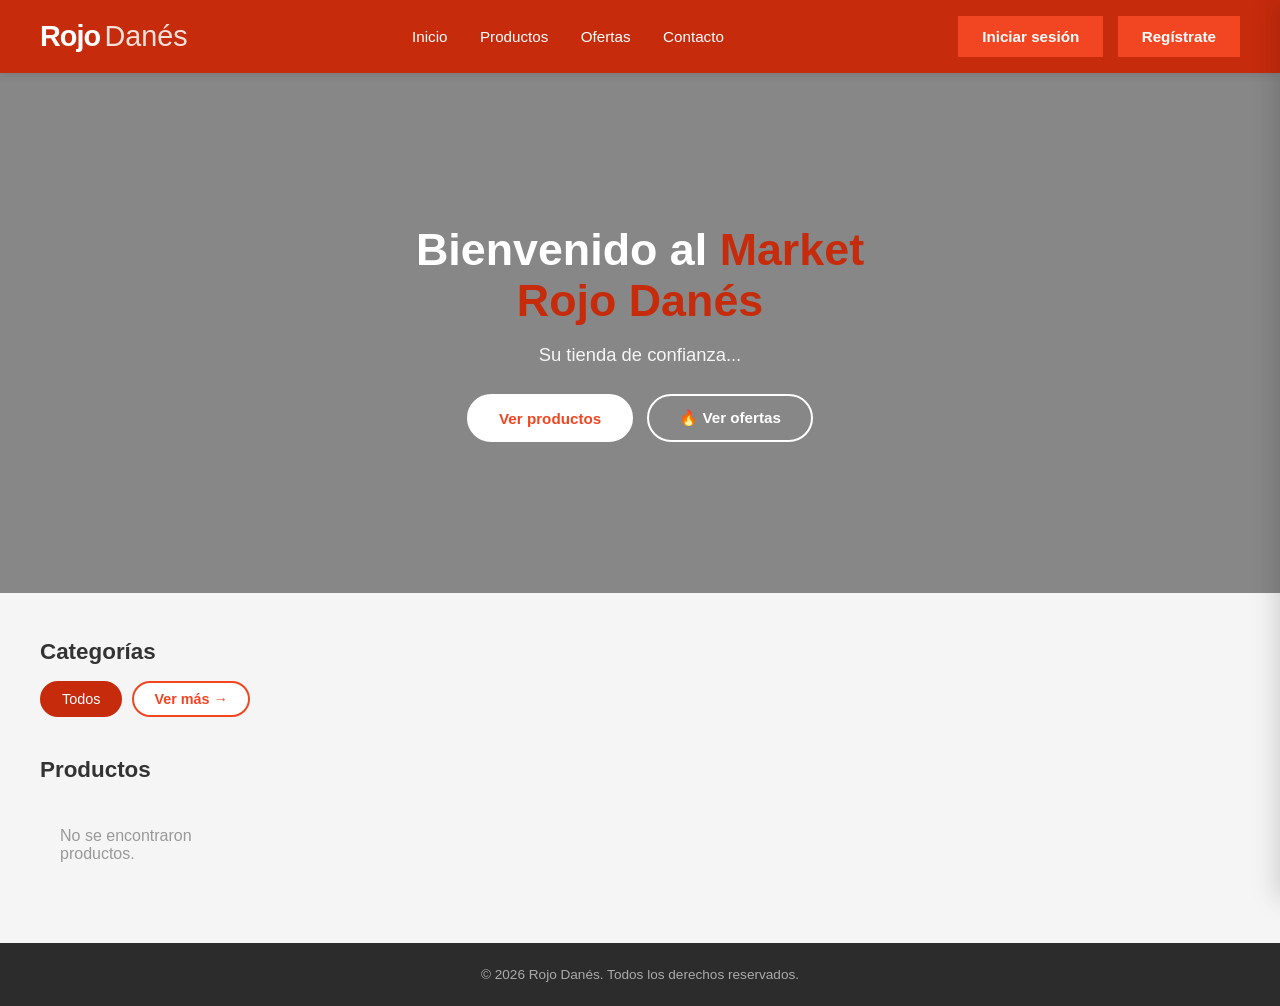
<file: index.html>
<!DOCTYPE html>
<html lang="es">
	<head>
		<meta charset="UTF-8">
		<meta name="viewport" content="width=device-width, initial-scale=1.0">
		<title>Market Rojo Danés</title>
		<link rel="stylesheet" href="css/style.css">

		<link rel="stylesheet" href="css/checkout.css">
	</head>
	<body>
		<!-- BARRA DE NAVERGACIÓN --->
		<nav id="navbar">
			<div class="logo">
  				<a href="index.html" style="text-decoration:none;">
    				<span class="logo-rojo">Rojo</span>
    				<span class="logo-danes"> Danés</span>
  				</a>
			</div>

			<div class="nav-links">
				<a href="index.html">Inicio</a>
				<a href="paginas/productos.html">Productos</a>
				<a href="paginas/ofertas.html">Ofertas</a>
				<a href="paginas/contacto.html">Contacto</a>
			</div>

			<div class="nav-acciones" id="navAcciones">
				<div id="botonesAuth">
					<button id="btnLogin" onclick="window.location.href='paginas/login.html'">
						Iniciar sesión
					</button>
					<button id="btnRegistro" onclick="window.location.href='paginas/registro.html'">
						Regístrate
					</button>
				</div>

				<div id="panelUsuario" class="oculto">
					<div class="usuario-nav" onclick="toggleMenu()">
						<div class="usuario-foto" id="fotoNav"></div>
						<span class="usuario-nombre" id="nombreNav"></span>
						<span class="menu-hamburguesa">☰</span>
					</div>
					<div class="menu-desplegable oculto" id="menuDesplegable">
						<a href="paginas/perfil.html">👤 Mi perfil</a>
						<a href="paginas/pedidos.html">📦 Mis pedidos</a>
						<div class="menu-separador"></div>
						<a href="#" onclick="cerrarSesion()" class="menu-salir">
							🚪 Cerrar sesión
						</a>
					</div>
				</div>
			</div>
		</nav>

		<!-- BANNER --->
		<section id="hero">
			<div class="hero-contenido">
				<h1>Bienvenido al <span class="texto-rojo"> Market Rojo Danés</span></h1>
				<p>Su tienda de confianza...</p>
				<div class="hero-botones">
					<button id="btnExplorar">Ver productos</button>
					<button id="btnOfertas" onclick="window.location.href='paginas/ofertas.html'">
						🔥 Ver ofertas
					</button>
				</div>
			</div>
		</section>

		<!-- CATEGORÍAS --->
		<section id="categorias">
			<h2>Categorías</h2>
			<div class="lista-categorias" id="listaCategorias">
				<!-- Se genera dinámicamente -->
			</div>
		</section>

		<!-- GRILLA DE PRODUCTOS --->
		<section id="productos">
			<h2>Productos</h2>
			<div id="grilla-productos">
				
			</div>
		</section>

		<footer>
			<p>© 2026 Rojo Danés. Todos los derechos reservados.</p>
		</footer>
		<button id="btnCarrito">
			🛒
			<span id="contadorCarrito">0</span>
		</button>
		<script src="js/api.js"></script>
		<script src="js/script.js"></script>
		<script src="js/checkout.js"></script>
	</body>
</html>
</file>
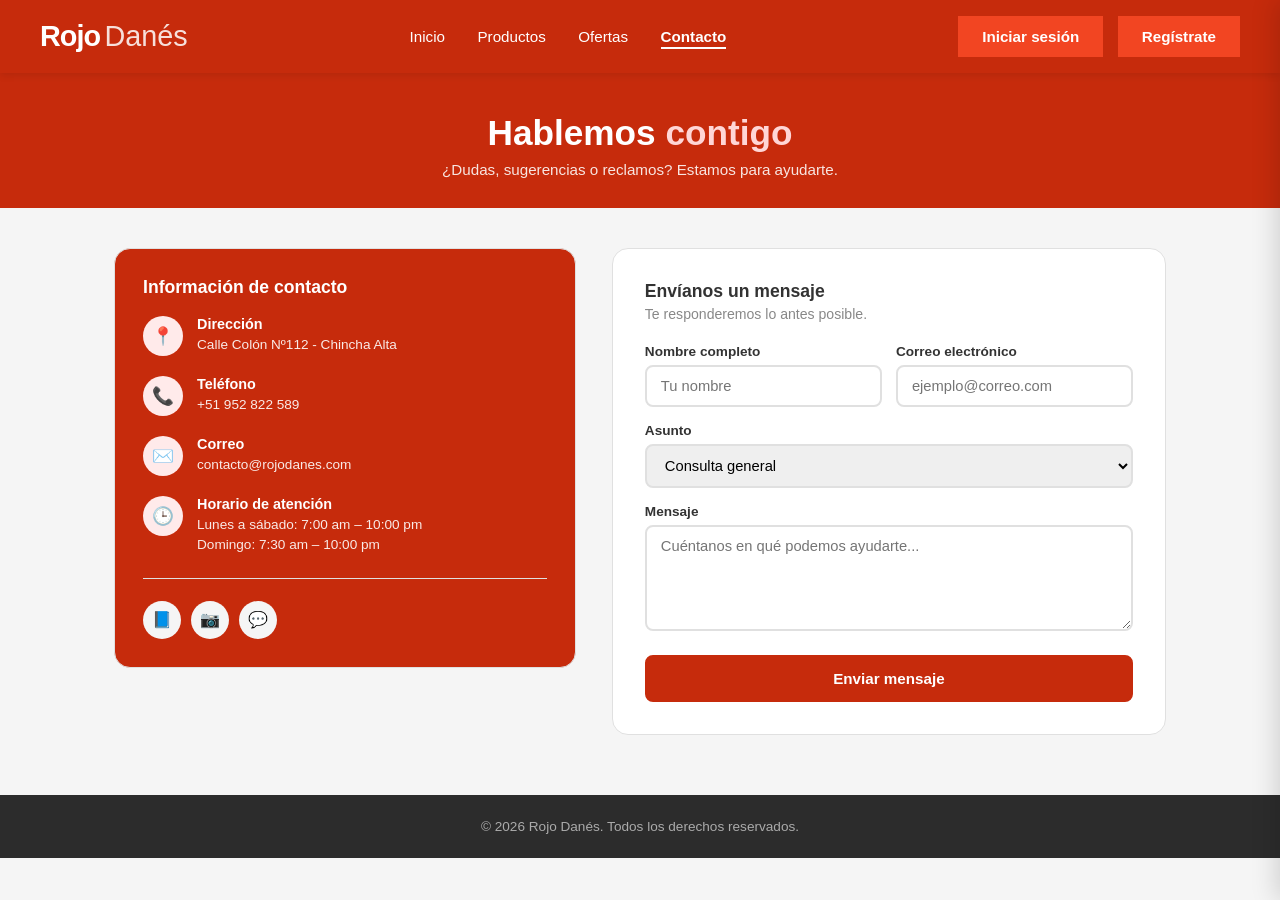
<file: paginas/contacto.html>
<!DOCTYPE html>
<html lang="es">
<head>
  <meta charset="UTF-8">
  <meta name="viewport" content="width=device-width, initial-scale=1.0">
  <title>Contacto — Market Rojo Danés</title>
  <link rel="stylesheet" href="../css/style.css">
  <link rel="stylesheet" href="../css/checkout.css">
  <link rel="stylesheet" href="../css/productos.css">
  <link rel="stylesheet" href="../css/contacto.css">
</head>
<body>

  <nav id="navbar">
    <div class="logo">
      <a href="../index.html" style="text-decoration:none;">
        <span class="logo-rojo">Rojo</span>
        <span class="logo-danes"> Danés</span>
      </a>
    </div>
    <ul class="nav-links">
      <a href="../index.html">Inicio</a>
      <a href="productos.html">Productos</a>
      <a href="ofertas.html">Ofertas</a>
      <a href="contacto.html" class="nav-activo">Contacto</a>
    </ul>
    <div class="nav-acciones" id="navAcciones">
      <div id="botonesAuth">
        <button id="btnLogin" onclick="window.location.href='login.html'">Iniciar sesión</button>
        <button id="btnRegistro" onclick="window.location.href='registro.html'">Regístrate</button>
      </div>
      <div id="panelUsuario" class="oculto">
        <div class="usuario-nav" onclick="toggleMenu()">
          <div class="usuario-foto" id="fotoNav"></div>
          <span class="usuario-nombre" id="nombreNav"></span>
          <span class="menu-hamburguesa">☰</span>
        </div>
        <div class="menu-desplegable oculto" id="menuDesplegable">
          <a href="perfil.html">👤 Mi perfil</a>
          <a href="pedidos.html">📦 Mis pedidos</a>
          <div class="menu-separador"></div>
          <a href="#" onclick="cerrarSesion()" class="menu-salir">🚪 Cerrar sesión</a>
        </div>
      </div>
    </div>
  </nav>

  <div class="productos-header">
    <h1>Hablemos <span class="texto-rojo">contigo</span></h1>
    <p>¿Dudas, sugerencias o reclamos? Estamos para ayudarte.</p>
  </div>

  <div class="contacto-layout">

    <div class="contacto-info">
      <h3>Información de contacto</h3>
      <div class="contacto-item">
        <div class="contacto-icono">📍</div>
        <div>
          <h4>Dirección</h4>
          <p>Calle Colón Nº112 - Chincha Alta</p>
        </div>
      </div>
      <div class="contacto-item">
        <div class="contacto-icono">📞</div>
        <div>
          <h4>Teléfono</h4>
          <p>+51 952 822 589</p>
        </div>
      </div>
      <div class="contacto-item">
        <div class="contacto-icono">✉️</div>
        <div>
          <h4>Correo</h4>
          <p>contacto@rojodanes.com</p>
        </div>
      </div>
      <div class="contacto-item">
        <div class="contacto-icono">🕒</div>
        <div>
          <h4>Horario de atención</h4>
          <p>Lunes a sábado: 7:00 am – 10:00 pm</p>
          <p>Domingo: 7:30 am – 10:00 pm</p>
        </div>
      </div>
      <div class="contacto-redes">
        <a href="https://www.facebook.com/Rojodanes.pe" title="Facebook">📘</a>
        <a href="https://www.instagram.com/rojodanes?igsh=eWgzYjA3b2pvOGYx" title="Instagram">📷</a>
        <a href="https://wa.me/51952822589" title="WhatsApp">💬</a>
      </div>
    </div>

    <div class="contacto-form">
      <h3>Envíanos un mensaje</h3>
      <p>Te responderemos lo antes posible.</p>

      <div id="mensajeError" class="mensaje-error oculto"></div>
      <div id="mensajeExito" class="mensaje-exito oculto"></div>

      <form id="formContacto" onsubmit="return false;">
        <div class="fila-doble">
          <div class="campo-grupo">
            <label for="inputNombre">Nombre completo</label>
            <input type="text" id="inputNombre" placeholder="Tu nombre">
          </div>
          <div class="campo-grupo">
            <label for="inputCorreo">Correo electrónico</label>
            <input type="email" id="inputCorreo" placeholder="ejemplo@correo.com">
          </div>
        </div>
        <div class="campo-grupo">
          <label for="inputAsunto">Asunto</label>
          <select id="inputAsunto">
            <option value="consulta">Consulta general</option>
            <option value="pedido">Sobre un pedido</option>
            <option value="reclamo">Reclamo o queja</option>
            <option value="sugerencia">Sugerencia</option>
            <option value="otro">Otro</option>
          </select>
        </div>
        <div class="campo-grupo">
          <label for="inputMensaje">Mensaje</label>
          <textarea id="inputMensaje" rows="5" placeholder="Cuéntanos en qué podemos ayudarte..."></textarea>
        </div>
        <button class="btn-auth" id="btnEnviarContacto" onclick="enviarContacto()">
          Enviar mensaje
        </button>
      </form>
    </div>

  </div>

  <footer>
    <p>© 2026 Rojo Danés. Todos los derechos reservados.</p>
  </footer>

  <button id="btnCarrito">🛒<span id="contadorCarrito"></span></button>

  <script src="../js/api.js"></script>
  <script src="../js/script.js"></script>
  <script src="../js/checkout.js"></script>
  <script src="../js/contacto.js"></script>
</body>
</html>
</file>
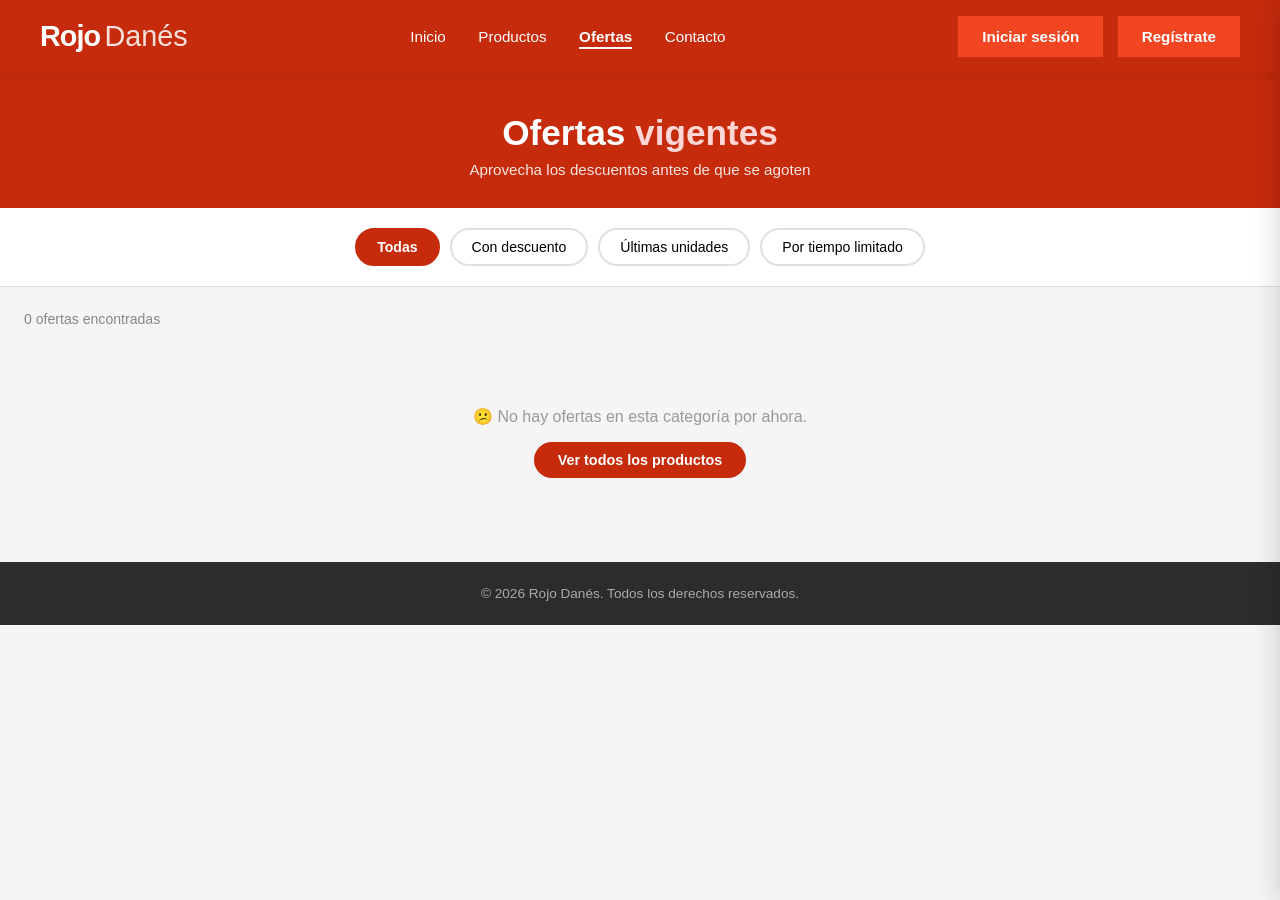
<file: paginas/ofertas.html>
<!DOCTYPE html>
<html lang="es">
<head>
  <meta charset="UTF-8">
  <meta name="viewport" content="width=device-width, initial-scale=1.0">
  <title>Ofertas — Market Rojo Danés</title>
  <link rel="stylesheet" href="../css/style.css">
  <link rel="stylesheet" href="../css/checkout.css">
  <link rel="stylesheet" href="../css/productos.css">
</head>
<body>

  <!-- NAVEGACION -->
  <nav id="navbar">
    <div class="logo">
      <a href="../index.html" style="text-decoration:none;">
        <span class="logo-rojo">Rojo</span>
        <span class="logo-danes"> Danés</span>
      </a>
    </div>
    <ul class="nav-links">
      <a href="../index.html">Inicio</a>
      <a href="productos.html">Productos</a>
      <a href="ofertas.html" class="nav-activo">Ofertas</a>
      <a href="contacto.html">Contacto</a>
    </ul>
    <div class="nav-acciones" id="navAcciones">
      <div id="botonesAuth">
        <button id="btnLogin" onclick="window.location.href='login.html'">Iniciar sesión</button>
        <button id="btnRegistro" onclick="window.location.href='registro.html'">Regístrate</button>
      </div>
      <div id="panelUsuario" class="oculto">
        <div class="usuario-nav" onclick="toggleMenu()">
          <div class="usuario-foto" id="fotoNav"></div>
          <span class="usuario-nombre" id="nombreNav"></span>
          <span class="menu-hamburguesa">☰</span>
        </div>
        <div class="menu-desplegable oculto" id="menuDesplegable">
          <a href="perfil.html">👤 Mi perfil</a>
          <a href="pedidos.html">📦 Mis pedidos</a>
          <div class="menu-separador"></div>
          <a href="#" onclick="cerrarSesion()" class="menu-salir">🚪 Cerrar sesión</a>
        </div>
      </div>
    </div>
  </nav>

  <!-- ENCABEZADO -->
  <div class="productos-header">
    <h1>Ofertas <span class="texto-rojo">vigentes</span></h1>
    <p>Aprovecha los descuentos antes de que se agoten</p>
  </div>
  
  <!-- FILTRADO DE OFERTAS -->
  <div class="ofertas-filtros">
    <button class="oferta-filtro activo-oferta" onclick="filtrarOfertas('todas', this)">
      Todas
    </button>
    <button class="oferta-filtro" onclick="filtrarOfertas('descuento', this)">
      Con descuento
    </button>
    <button class="oferta-filtro" onclick="filtrarOfertas('pocas', this)">
      Últimas unidades
    </button>
    <button class="oferta-filtro" onclick="filtrarOfertas('temporal', this)">
      Por tiempo limitado
    </button>
  </div>

  <!-- CONTADOR -->
  <div class="productos-contenido" style="max-width:1300px; margin:0 auto;">
    <div class="productos-meta">
      <span id="contadorResultados">Cargando ofertas...</span>
    </div>
    <div id="grilla-productos"></div>
  </div>

  <footer>
    <p>© 2026 Rojo Danés. Todos los derechos reservados.</p>
  </footer>

  <button id="btnCarrito">
    🛒
    <span id="contadorCarrito"></span>
  </button>

  <script src="../js/api.js"></script>
  <script src="../js/script.js"></script>
  <script src="../js/checkout.js"></script>
  <script src="../js/ofertas.js"></script>

</body>
</html>
</file>
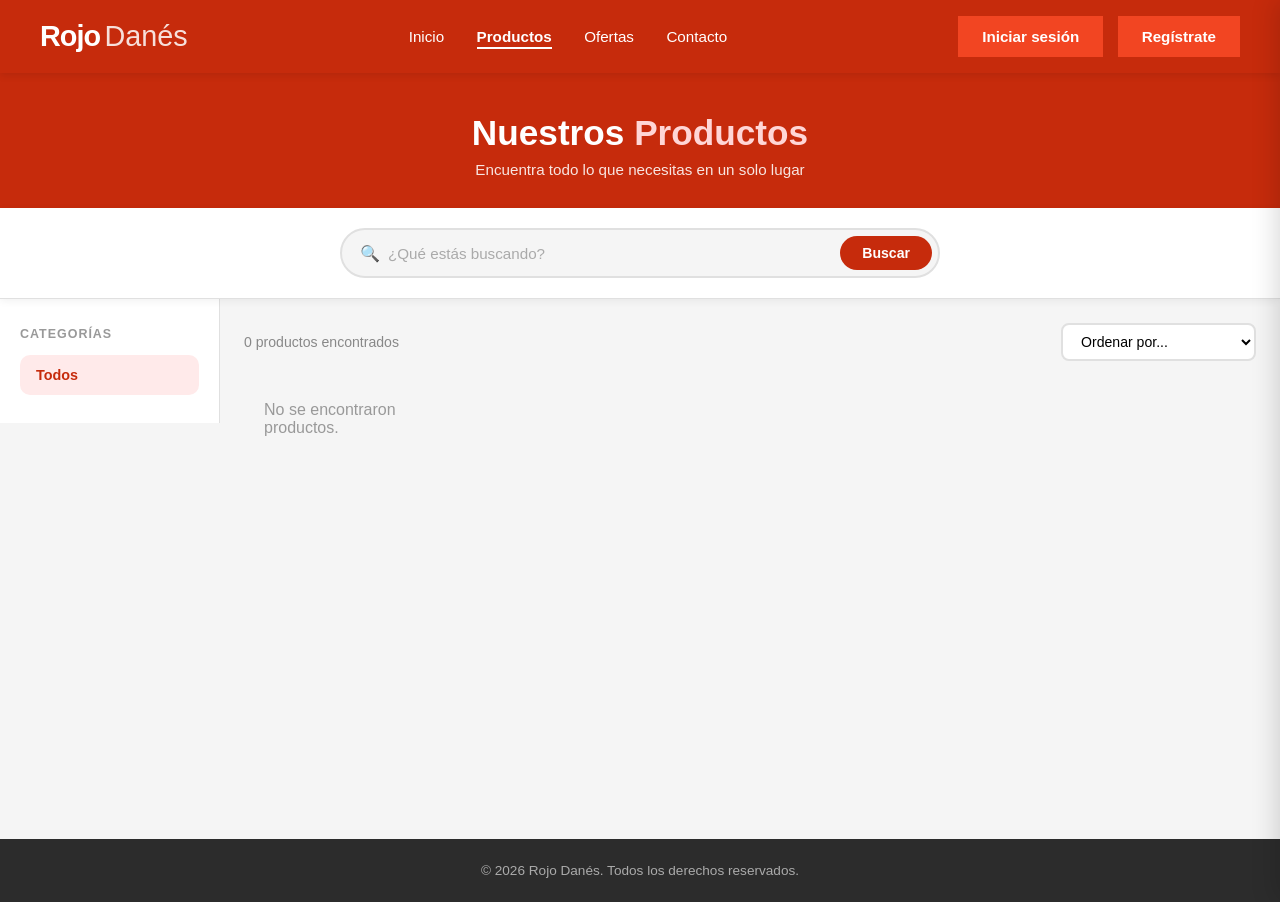
<file: paginas/productos.html>
<!DOCTYPE html>
<html lang="es">
<head>
  <meta charset="UTF-8">
  <meta name="viewport" content="width=device-width, initial-scale=1.0">
  <title>Productos — Market Rojo Danés</title>
  <link rel="stylesheet" href="../css/style.css">
  <link rel="stylesheet" href="../css/checkout.css">
  <link rel="stylesheet" href="../css/productos.css">
</head>
<body>

  <!-- BARRA DE NAVEGACIÓN -->
  <nav id="navbar">
    <div class="logo">
      <a href="../index.html" style="text-decoration:none;">
        <span class="logo-rojo">Rojo</span>
        <span class="logo-danes"> Danés</span>
      </a>
    </div>

    <ul class="nav-links">
      <a href="../index.html">Inicio</a>
      <a href="productos.html" class="nav-activo">Productos</a>
      <a href="ofertas.html">Ofertas</a>
      <a href="contacto.html">Contacto</a>
    </ul>

    <div class="nav-acciones" id="navAcciones">
      <div id="botonesAuth">
        <button id="btnLogin"
          onclick="window.location.href='login.html'">
          Iniciar sesión
        </button>
        <button id="btnRegistro"
          onclick="window.location.href='registro.html'">
          Regístrate
        </button>
      </div>

      <div id="panelUsuario" class="oculto">
        <div class="usuario-nav" onclick="toggleMenu()">
          <div class="usuario-foto" id="fotoNav"></div>
          <span class="usuario-nombre" id="nombreNav"></span>
          <span class="menu-hamburguesa">☰</span>
        </div>
        <div class="menu-desplegable oculto" id="menuDesplegable">
          <a href="perfil.html">👤 Mi perfil</a>
          <a href="pedidos.html">📦 Mis pedidos</a>
          <div class="menu-separador"></div>
          <a href="#" onclick="cerrarSesion()" class="menu-salir">
            🚪 Cerrar sesión
          </a>
        </div>
      </div>
    </div>
  </nav>

  <!-- ENCABEZADO -->
  <div class="productos-header">
    <h1>Nuestros <span class="texto-rojo">Productos</span></h1>
    <p>Encuentra todo lo que necesitas en un solo lugar</p>
  </div>

  <!-- BUSCADOR -->
  <div class="productos-buscador">
    <div class="buscador-contenedor">
      <span class="buscador-icono">🔍</span>
      <input
        type="text"
        id="inputBusqueda"
        placeholder="¿Qué estás buscando?">
      <button id="btnBuscar">Buscar</button>
    </div>
  </div>

  <!-- LAYOUT DE PRODUCTOS -->
  <div class="productos-layout">

    <!-- PANEL DE CATEGORÍAS -->
    <aside class="sidebar-categorias">
      <h3>Categorías</h3>
      <div class="lista-categorias lista-categorias-vertical" id="listaCategorias"></div>
    </aside>

    <!-- GRILLA DE PRODUCTOS -->
    <div class="productos-contenido">

      <!-- OTGANIZADOR -->
      <div class="productos-meta">
        <span id="contadorResultados">Cargando productos...</span>
        <select id="ordenar" onchange="ordenarProductos()">
          <option value="default">Ordenar por...</option>
          <option value="precio-asc">Precio: menor a mayor</option>
          <option value="precio-desc">Precio: mayor a menor</option>
          <option value="nombre">Nombre A-Z</option>
        </select>
      </div>

      <div id="grilla-productos"></div>

    </div>
  </div>

  <!-- FOOTER -->
  <footer>
    <p>© 2026 Rojo Danés. Todos los derechos reservados.</p>
  </footer>

  <!-- Carrito flotante -->
  <button id="btnCarrito">
    🛒
    <span id="contadorCarrito"></span>
  </button>

  <script src="../js/api.js"></script>
  <script src="../js/script.js"></script>
  <script src="../js/checkout.js"></script>
  <script src="../js/productos.js"></script>

</body>
</html>
</file>
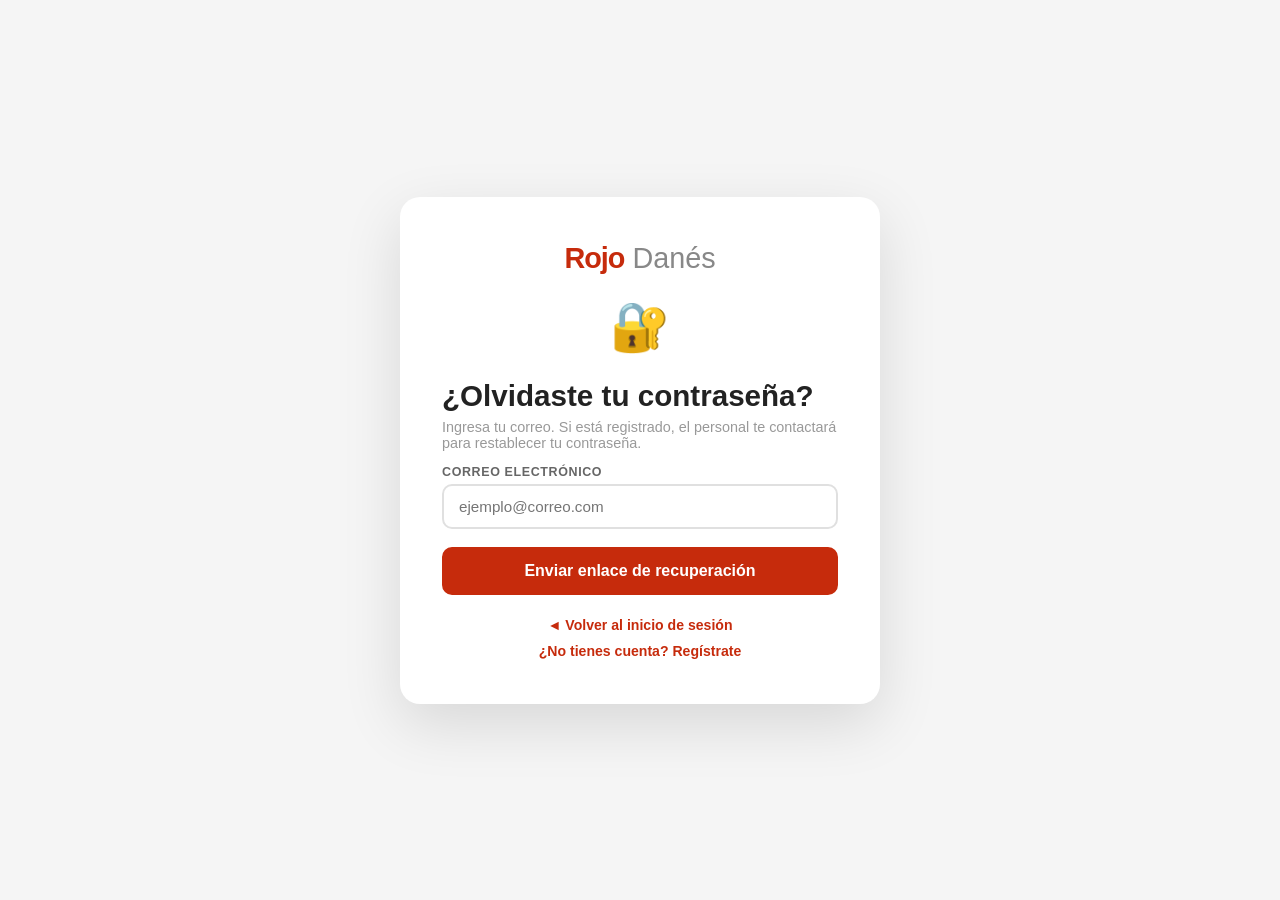
<file: paginas/recuperar.html>
<!DOCTYPE html>
<html>
<head>
	<meta charset="utf-8">
	<meta name="viewport" content="width=device-width, initial-scale=1.0">
	<title>Recuperar Contraseña - Market Rojo Danés</title>
	<link rel="stylesheet" href="../css/style.css">
	<link rel="stylesheet" href="../css/auth.css">
</head>
<body class="pagina-auth">
	<div class="auth-contenedor auth-una-columna">
		<div class="auth-derecha" style="width: 100%;">
			<a href="../index.html" class="auth-logo-centrado">
				<span class="logo-rojo">Rojo</span>
				<span class="logo-danes"> Danés</span>
			</a>
			<div class="recuperar-icono">🔐</div>
			<h1>¿Olvidaste tu contraseña?</h1>
			<p class="auth-subtitulo">
				Ingresa tu correo. Si está registrado,
  				el personal te contactará para restablecer tu contraseña.
			</p>

			<!-- MENSAJE ERROR -->
			<div id="mensajeError" class="mensaje-error oculto"></div>
			<div id="mensajeExito" class="mensaje-exito oculto"></div>

			<!-- CORREO RECUPERACION -->
			<div class="campo-grupo">
				<label for="inputCorreo">Correo electrónico</label>
				<input 
					type="email" 
					id="inputCorreo"
					placeholder="ejemplo@correo.com" 
					autocomplete="email">
			</div>

			<!-- ENVIAR -->
			<button class="btn-auth" onclick="recuperarPassword()">
				Enviar enlace de recuperación
			</button>

			<!-- ENLACES INFERIORES -->
			<div class="recuperar-links">
				<a href="login.html" class="link-auth">◄ Volver al inicio de sesión</a>
				<a href="registro.html" class="link-auth">¿No tienes cuenta? Regístrate</a>
			</div>
		</div>
	</div>

	<script src="../js/api.js"></script>
	<script src="../js/auth.js"></script>

</body>
</html>
</file>
<file: css/style.css>
/* VARIABLES */
:root {
	--rojo: #C62B0C;
	--rojo-oscuro: #F24522;
	--fondo: #f5f5f5;
	--blanco: #ffffff;
	--texto: #333333;
	--borde: #e0e0e0;
	--sombra: 0 2px 8px rgba(0,0,0,0.1);
}

/* BASE */
*{
	margin: 0;
	padding: 0;
	box-sizing: border-box;
}

body {
	font-family: 'Segoe UI', Arial, sans-serif;
	background: var(--fondo);
	color: var(--texto);
}

/* NAVEGACIÓN */
#navbar {
	background: var(--rojo);
	padding: 16px 40px;
	display: flex;
	align-items: center;
	justify-content: space-between;
	position: sticky;
	top: 0;
	z-index: 100;
	box-shadow: var(--sombra);
}

.logo-rojo {
	font-size: 1.8rem;
	font-weight: 900;
	color: white;
	letter-spacing: -1px;
}
.logo-danes {
	font-size: 1.8rem;
	font-weight: 300;
	color: rgba(255, 255, 255, 0.85);
}

.nav-links a {
	color: rgba(255, 255, 255, 9);
	text-decoration: none;
	margin: 0 14px;
	font-size: 0.95rem;
	transition: color 0.2s;
}
.nav-links a:hover {
	color: white;
}

#btnCarrito {
	position: fixed;
	bottom: 30px;
	right: 30px;
	width: 60px;
	height: 60px;
	border-radius: 50%;
	background: var(--rojo);
	color: white;
	border: none;
	font-size: 1.6rem;
	cursor: pointer;
	z-index: 999;
	box-shadow: 0 4px 16px rgba(0, 0, 0, 0.25);
	transition: transform 0.2s, background 0.2s;
	display: flex;
	align-items: center;
	justify-content: center;
}
#btnCarrito:hover {
	transform: scale(1.1);
	background: var(--rojo-oscuro);
}
#contadorCarrito {
	position: absolute;
	top: -6px;
	right: -6px;
	background: #25d366;
	color: black;
	font-size: 0.7rem;
	font-weight: 800;
	width: 22px;
	height: 22px;
	border-radius: 50%;
	display: none;
	align-items: center;
	justify-content: center;
	border: 2px solid black;
	pointer-events: none;
}
#contadorCarrito.visible {
	display: flex;
}
#btnLogin, #btnRegistro {
	background: var(--rojo-oscuro);
	color: white;
	border: 2px solid var(--rojo-oscuro);
	padding: 10px 22px;
	cursor: pointer;
	font-size: 0.95rem;
	font-weight: 600;
	margin-left: 10px;
	transition: background 0.2s, color 0.2s, border-color 0.2s;
}
#btnLogin:hover, #btnRegistro:hover {
	background: white;
	color: var(--rojo);
	border-color: var(--rojo);
}

/* BANNER */
#hero {
	background-image: url("https://blogger.googleusercontent.com/img/b/R29vZ2xl/AVvXsEhQ_UOKUrTRNBmi2BaUklO3sv2fxKRkgpqHeLO4V4a-jUw-A8N7K3mReVCC1En4qVLUaEwcENKuVT9G0pQT0zDIOLxABfRDjzVHTBIliKRjWVrd2gqvnHnTCri3xvsISR5nNnQsQO1m17o/s1600/5.png");
	background-size: cover;
	background-position: center center;
	background-repeat: no-repeat;
	aspect-ratio: 714/479;
	width: 100%;
	max-height: 520px;
	display: flex;
	align-items: center;
	justify-content: center;
	position: relative;
	color: white;
}
#hero::before {
	content: "";
	position: absolute;
	inset: 0;
	background: rgba(0, 0, 0, 0.45);
}
.hero-contenido {
	position: relative;
	z-index: 1;
	text-align: center;
	padding: 0 24px;
	max-width: 600px;
}
#hero h1 {
	font-size: clamp(1.8rem, 5vw, 2.8rem);
	font-weight: 800;
	margin-bottom: 14px;
	line-height: 1.15;
}
.texto-rojo { color:var(--rojo); }
#hero p {
	font-size: clamp(0.9rem, 2.5vw, 1.15rem);
	opacity: 0.92;
	margin-bottom: 26px;
	line-height: 1.5;
}
.hero-botones {
	display: flex;
	gap: 14px;
	justify-content: center;
	flex-wrap: wrap;
}

#btnExplorar {
	background: white;
	color: var(--rojo-oscuro);
	border: 2px solid white;
	padding: 13px 30px;
	border-radius: 30px;
	font-size: 0.95rem;
	font-weight: 700;
	cursor: pointer;
	transition: all 0.2s;
}
#btnExplorar:hover {
	transform: translateY(-2px);
	box-shadow: 0 6px 20px rgba(0, 0, 0, 0.25);
}

#btnOfertas {
	background: transparent;
	color: white;
	border: 2px solid white;
	padding: 13px 30px;
	border-radius: 30px;
	font-size: 0.95rem;
	font-weight: 700;
	cursor: pointer;
	transition: all 0.2s;
}
#btnOfertas:hover {
	background: white;
	color: var(--rojo-oscuro);
	transform: translateY(-2px);
	box-shadow: 0 6px 20px rgba(0, 0, 0, 0.25);
}

/*ADAPTABILIDAD A OTROS DISPOSITIVOS*/
@media (max-width: 600px){
	#hero{
		aspect-ratio: 4/5;
		max-height: none;
	}
	.hero-botones{
		flex-direction: column;
		width: 100%;
		max-width: 280px;
		margin: 0 auto;
	}
	#btnExplorar, #btnOfertas{
		width: 100%;
	}
}

/* CATEGORÍAS */
#categorias {
	padding: 30px 40px 10px;
}
#categorias h2 {
	font-size: 1.4rem;
	margin-block: 16px;
	color: var(--texto);
}
.lista-categorias {
	display: flex;
	gap: 10px;
	flex-wrap: wrap;
}
.cat-btn {
	padding: 8px 20px;
	border: 2px solid var(--borde);
	background: var(--blanco);
	border-radius: 20px;
	cursor: pointer;
	font-size: 0.9rem;
	transition: all 0.2s;
}
.cat-btn:hover {
	border-color: var(--rojo);
	color: var(--rojo);
}
.cat-btn.activo {
	background: var(--rojo);
	color: white;
	border-color: var(--rojo);
}
.cat-oculta {
	display: none;
}
.cat-ver-mas{
	border-color: var(--rojo-oscuro);
	color: var(--rojo-oscuro);
	font-weight: 700;
}
.cat-ver-mas:hover{
	background: var(--rojo);
	color: white;
	border-color: var(--rojo);
}
/* GRILLA DE PRODUCTOS */
#productos {
	padding: 30px 40px 60px;
}
#productos h2 {
	font-size: 1.4rem;
	margin-bottom: 24px;
}
#grilla-productos {
	display: grid;
	grid-template-columns: repeat(auto-fill, minmax(220px, 1fr));
	gap: 20px;
}

/* TARJETAS DE PRODUCTOS */
.tarjeta {
	background: var(--blanco);
	border: 1px solid var(--borde);
	border-radius: 12px;
	overflow: hidden;
	transition: transform 0.2s, box-shadow 0.2s;
	cursor: pointer;
}
.tarjeta:hover {
	transform: translateY(-4px);
	box-shadow: 0 8px 24px rgba(0, 0, 0, 0.12);
}
.tarjeta-imagen {
	width: 100%;
	height: 160px;
	object-fit: cover;
}
.tarjeta-info {
	padding: 14px;
}
.tarjeta-categoria {
	font-size: 0.72rem;
	color: var(--rojo);
	text-transform: uppercase;
	font-weight: 700;
	letter-spacing: 0.06em;
	margin-bottom: 6px;
}
.tarjeta-nombre {
	font-size: 0.95rem;
	font-weight: 600;
	margin-bottom: 10px;
	line-height: 1.3;
}
.tarjeta-footer {
	display: flex;
	align-items: center;
	justify-content: space-between;
	margin-top: 12px;
}
.tarjeta-precio {
	font-size: 1.2rem;
	font-weight: 800;

	color: var(--rojo);
}
.tarjeta-stock {
	font-size: 0.78rem;
	color: #27ae60;
	font-weight: 600;
}
.tarjeta-stock.agotado {
	color: #e74c3c;
}

.btn-agregar {
	width: 100%;
	margin-top: 12px;
	background: var(--rojo);
	color: white;
	border: none;
	padding: 10px;
	border-radius: 8px;
	font-size: 0.9rem;
	font-weight: 600;
	cursor: pointer;
	transition: background 0.2s;
}
.btn-agregar:hover { background:var(--rojo-oscuro); }
.btn-agregar:disabled {
	background: #ccc;
	cursor: not-allowed;
}
/* FOOTER */
footer {
	background: #2c2c2c;
	color: rgba(255, 255, 255, 0.6);
	text-align: center;
	padding: 24px;
	font-size: 0.85rem;
}

.oculto { display:none !important; }

#panelUsuario { position: relative; }

.usuario-nav {
	display: flex;
	align-items: center;
	gap: 10px;
	cursor: pointer;
	padding: 6px 14px;
	border-radius: 30px;
	border: 2px solid rgba(255, 255, 255, 0.4);
	transition: background 0.2s;
}
.usuario-nav:hover { background:rgba(255, 255, 255, 0.15); }

.usuario-foto {
	width: 34px;
	height: 34px;
	border-radius: 50%;
	background: white;
	color: #C62B0C;
	font-weight: 800;
	font-size: 0.95rem;
	display: flex;
	align-items: center;
	justify-content: center;
}
.usuario-nombre {
	color: white;
	font-weight: 600;
	font-size: 0.9rem;
	max-width: 120px;
	overflow: hidden;
	text-overflow: ellipsis;
	white-space: nowrap;
}
.menu-hamburguesa { color: rgba(255, 255, 255, 0.8); font-size:1rem; }
.menu-desplegable {
	position: absolute;
	top: calc(100% + 12px);
	right: 0;
	background: white;
	border-radius: 14px;
	box-shadow: 0 8px 30px rgba(0, 0, 0, 0.15);
	min-width: 200px;
	overflow: hidden;
	z-index: 500;
	border: 1px solid #eee;
	animation: bajar 0.2s ease;
}
@keyframes bajar {
	from { opacity:0; transform: translateY(-8px); }
	to { opacity:1; transform:translateY(0); }
}
.menu-desplegable a {
	display: flex;
	align-items: center;
	gap: 10px;
	padding: 13px 18px;
	color: #333;
	text-decoration: none;
	font-size: 0.92rem;
	font-weight: 500;
	transition: background 0.15s;
}
.menu-desplegable a:hover { background: #f5f5f5; }
.menu-separador { height:1px; background: #eee; margin:4px 0; }
.menu-salir { color: #C62B0C !important; font-weight: 600 !important; }
.menu-salir:hover { background:#ffeaea !important; }

@media(max-width: 768px){
	#navbar{
		padding: 12px 16px;
		flex-wrap: wrap;
		gap: 10px;
	}
	.logo-rojo, .logo-danes{
		font-size: 1.3rem;
	}
	/*PARA CELULARES USAREMOS OTRO MEDIO PARA LOS LINKS DE MENU*/
	.nav-links{
		display: none;
	}
	#botonesAuth{
		display: flex;
		gap: 6px;
	}
	#btnLogin, #btnRegistro{
		padding: 7px 12px;
		font-size: 0.78rem;
		margin-left: 0;
	}
	.usuario-nombre{
		display: none;
	}
	.usuario-nav{
		padding: 5px 10px;
		gap: 6px;
	}
	.menu-desplegable{
		right: -10px;
		min-width: 170px;
	}
	#btnCarrito{
		width: 52px;
		height: 52px;
		font-size: 1.3rem;
		bottom: 20px;
		right: 16px;
	}
}

/*PANTALLAS PEQUEÑAS DEL NAVBAR*/
@media(max-width: 380px){
	#btnLogin{ display:none; } /*Para pantallas mas angostas solo mostrara "Registrate"*/
	#btnRegistro{
		padding: 7px 10px;
		font-size: 0.75rem;
	}
	.logo-rojo, .logo-danes{ font-size: 1.15rem; }
}

/*AGOTADOS*/
.tarjeta-agotada{
	opacity: 0.5;
	filter: grayscale(100%);
	pointer-events: none;
	cursor: not-allowed;
}
.tarjeta-agotada .btn-agregar{
	pointer-events: none;
	background: #999;
	cursor: not-allowed;
}

/*ETIQUETAS*/
.tarjeta{
	position: relative;
}
.tarjeta-etiqueta{
	position: absolute;
	top: 10px;
	left: 10px;
	padding: 4px 10px;
	border-radius: 20px;
	font-size: 0.72rem;
	font-weight: 700;
	z-index: 2;
}
.etiqueta-agotado{
	background: #e74c3c;
	color: white;
}
.etiqueta-pocas{
	background: #f39c12;
	color: white;
}

/* BOTONES - 1 + */
.selector-cantidad {
  display: flex;
  align-items: center;
  justify-content: center;
  gap: 12px;
  margin-bottom: 10px;
  width: 100%;
}

.btn-cantidad {
  background: var(--rojo-oscuro);
  border: none;
  width: 30px;
  height: 30px;
  border-radius: 50%;
  font-size: 1.1rem;
  font-weight: 700;
  cursor: pointer;
  color: white;
  display: flex;
  align-items: center;
  justify-content: center;
  transition: background 0.15s, transform 0.15s;
  flex-shrink: 0;
}
.btn-cantidad:hover {
  background: var(--rojo);
  transform: scale(1.1);
}

.cantidad-valor {
  font-size: 1rem;
  font-weight: 700;
  color: var(--texto);
  min-width: 24px;
  text-align: center;
}

/*TACHADO DE PRECIO ANTERIOR EN OFERTAS*/
.tarjeta-precio-antes {
  font-size: 0.78rem;
  color: #aaa;
  text-decoration: line-through;
  margin-left: 6px;
}

/*OFERTA*/
.badge-descuento {
  position: absolute;
  top: 10px;
  right: 10px;
  background: #e74c3c;
  color: white;
  font-size: 0.75rem;
  font-weight: 800;
  padding: 4px 9px;
  border-radius: 20px;
  z-index: 2;
}

.badge-tiempo {
  position: absolute;
  bottom: 10px;
  left: 10px;
  background: #f39c12;
  color: white;
  font-size: 0.72rem;
  font-weight: 700;
  padding: 3px 8px;
  border-radius: 20px;
  z-index: 2;
}

/* FILTROS */
.ofertas-filtros {
  display: flex;
  gap: 10px;
  padding: 20px 24px;
  background: white;
  border-bottom: 1px solid var(--borde);
  flex-wrap: wrap;
  justify-content: center;
}

.oferta-filtro {
  padding: 9px 20px;
  border: 2px solid var(--borde);
  background: white;
  border-radius: 20px;
  font-size: 0.88rem;
  font-weight: 500;
  cursor: pointer;
  transition: all 0.2s;
}
.oferta-filtro:hover {
  border-color: var(--rojo);
  color: var(--rojo);
}
.activo-oferta {
  background: var(--rojo);
  color: white;
  border-color: var(--rojo);
  font-weight: 700;
}

/* SIN RESULTADOS */
.sin-resultados {
  text-align: center;
  padding: 60px 20px;
  color: #999;
  grid-column: 1 / -1;
}
.btn-ver-todos {
  display: inline-block;
  margin-top: 16px;
  background: var(--rojo);
  color: white;
  padding: 10px 24px;
  border-radius: 20px;
  text-decoration: none;
  font-weight: 600;
  font-size: 0.9rem;
}

/* Responsive */
@media (max-width: 480px) {
  .ofertas-filtros {
    padding: 14px;
    gap: 8px;
  }
  .oferta-filtro {
    padding: 7px 14px;
    font-size: 0.82rem;
  }
}

/* PANEL DEL CARRITO */
#fondoCarrito {
  display: none;
  position: fixed;
  inset: 0;
  background: rgba(0,0,0,0.45);
  z-index: 1000;
}
#fondoCarrito.visible { display: block; }

#panelCarrito {
  position: fixed;
  top: 0;
  right: 0;
  width: 45vw;
  max-width: 520px;
  min-width: 300px;
  height: 100vh;
  background: white;
  z-index: 1001;
  display: flex;
  flex-direction: column;
  transform: translateX(100%);
  transition: transform 0.3s ease;
  box-shadow: -4px 0 24px rgba(0,0,0,0.15);
}
#panelCarrito.abierto { transform: translateX(0); }

/* CABECERA */
.panel-header {
  display: flex;
  align-items: center;
  justify-content: space-between;
  padding: 18px 20px;
  background: var(--rojo);
  color: white;
  gap: 12px;
  flex-shrink: 0;
}
.panel-titulo { font-size: 1.05rem; font-weight: 700; white-space: nowrap; }

.panel-modos { display: flex; gap: 6px; }
.modo-btn {
  background: rgba(255,255,255,0.2);
  color: rgba(255,255,255,0.85);
  border: 1px solid rgba(255,255,255,0.3);
  padding: 5px 12px;
  border-radius: 20px;
  font-size: 0.8rem;
  font-weight: 600;
  cursor: pointer;
  transition: all 0.2s;
}
.modo-btn:hover { background: rgba(255,255,255,0.3); color: white; }
.modo-btn.modo-activo { background: white; color: var(--rojo); border-color: white; }

.panel-cerrar {
  background: transparent;
  border: none;
  color: white;
  font-size: 1.2rem;
  cursor: pointer;
  padding: 4px 8px;
  border-radius: 6px;
  transition: background 0.2s;
  flex-shrink: 0;
}
.panel-cerrar:hover { background: rgba(255,255,255,0.2); }

/* CONTENIDO */
.panel-contenido { flex: 1; overflow-y: auto; padding: 12px 0; }

/* ITEM DETALLE */
.panel-item {
  display: flex;
  align-items: flex-start;
  gap: 12px;
  padding: 12px 18px;
  border-bottom: 1px solid var(--borde);
}
.panel-item:last-child { border-bottom: none; }

.panel-item-img {
  width: 64px;
  height: 64px;
  object-fit: cover;
  border-radius: 8px;
  border: 1px solid var(--borde);
  flex-shrink: 0;
}

/* ITEM LISTA */
.panel-item-lista { align-items: center; }

.panel-item-info { flex: 1; min-width: 0; }
.panel-item-nombre {
  font-size: 0.9rem;
  font-weight: 600;
  color: var(--texto);
  margin-bottom: 8px;
  white-space: nowrap;
  overflow: hidden;
  text-overflow: ellipsis;
}
.panel-item-fila {
  display: flex;
  align-items: center;
  justify-content: space-between;
  gap: 8px;
}
.panel-item-controles { display: flex; align-items: center; gap: 8px; }

.btn-panel-cantidad {
  width: 26px;
  height: 26px;
  border-radius: 50%;
  border: 1px solid var(--borde);
  background: white;
  font-size: 1rem;
  font-weight: 700;
  cursor: pointer;
  display: flex;
  align-items: center;
  justify-content: center;
  color: var(--rojo);
  transition: background 0.15s;
}
.btn-panel-cantidad:hover { background: #ffeaea; }

.panel-item-cant {
  font-size: 0.88rem;
  font-weight: 700;
  color: var(--texto);
  min-width: 28px;
  text-align: center;
}
.panel-item-derecha { display: flex; align-items: center; gap: 10px; }
.panel-item-precio { font-size: 0.92rem; font-weight: 800; color: var(--rojo); white-space: nowrap; }

.btn-panel-eliminar {
  background: transparent;
  border: none;
  font-size: 0.95rem;
  cursor: pointer;
  padding: 4px;
  border-radius: 6px;
  transition: background 0.15s;
  color: #bbb;
}
.btn-panel-eliminar:hover { background: #fdecea; color: #c0392b; }

/* VACÍO */
.panel-vacio { text-align: center; padding: 60px 20px; color: #bbb; }
.panel-vacio p { font-size: 0.95rem; }

/* PIE DEL PANEL */
.panel-footer {
  padding: 16px 18px;
  border-top: 2px solid var(--borde);
  background: #fafafa;
  flex-shrink: 0;
}
.panel-total-row {
  display: flex;
  justify-content: space-between;
  align-items: center;
  margin-bottom: 6px;
}
.panel-total-label { font-size: 0.9rem; font-weight: 600; color: var(--texto); }
.panel-total-monto { font-size: 1.2rem; font-weight: 800; color: var(--rojo); }
.panel-aviso {
  font-size: 0.75rem;
  color: #aaa;
  margin-bottom: 14px;
  line-height: 1.4;
}
.btn-whatsapp {
  width: 100%;
  background: #25d366;
  color: white;
  border: none;
  padding: 12px;
  border-radius: 8px;
  font-size: 0.95rem;
  font-weight: 700;
  cursor: pointer;
  transition: background 0.2s;
  margin-bottom: 8px;
}
.btn-whatsapp:hover { background: #1da851; }
.btn-vaciar {
  width: 100%;
  background: white;
  color: #999;
  border: 1px solid var(--borde);
  padding: 9px;
  border-radius: 8px;
  font-size: 0.85rem;
  cursor: pointer;
  transition: all 0.2s;
}
.btn-vaciar:hover { color: #c0392b; border-color: #c0392b; background: #fdecea; }

@media (max-width: 600px) {
  #panelCarrito { width: 92vw; min-width: unset; }
}
/* MENÚ HAMBURGUESA MÓVIL */
.btn-hamburguesa {
  display: none;
  background: transparent;
  border: 2px solid rgba(255,255,255,0.5);
  color: white;
  font-size: 1.3rem;
  width: 38px;
  height: 38px;
  border-radius: 8px;
  cursor: pointer;
  align-items: center;
  justify-content: center;
  transition: background 0.2s;
  flex-shrink: 0;
}
.btn-hamburguesa:hover { background: rgba(255,255,255,0.15); }

/* DRAWER DE NAVEGACIÓN MÓVIL */
#drawerNav {
  display: none;
  position: fixed;
  top: 0;
  left: 0;
  width: 75vw;
  max-width: 280px;
  height: 100vh;
  background: var(--rojo);
  z-index: 2000;
  flex-direction: column;
  padding: 24px 0;
  box-shadow: 4px 0 24px rgba(0,0,0,0.25);
  transform: translateX(-100%);
  transition: transform 0.3s ease;
}
#drawerNav.abierto { transform: translateX(0); }

.drawer-header {
  display: flex;
  align-items: center;
  justify-content: space-between;
  padding: 0 20px 20px;
  border-bottom: 1px solid rgba(255,255,255,0.2);
  margin-bottom: 10px;
}
.drawer-logo {
  font-size: 1.4rem;
  font-weight: 900;
  color: white;
  text-decoration: none;
}
.drawer-logo span { font-weight: 300; opacity: 0.8; }

.btn-cerrar-drawer {
  background: rgba(255,255,255,0.15);
  border: none;
  color: white;
  font-size: 1.1rem;
  width: 32px;
  height: 32px;
  border-radius: 6px;
  cursor: pointer;
}

.drawer-links {
  display: flex;
  flex-direction: column;
  padding: 0 12px;
}
.drawer-links a {
  color: rgba(255,255,255,0.9);
  text-decoration: none;
  font-size: 1rem;
  font-weight: 500;
  padding: 14px 12px;
  border-radius: 10px;
  transition: background 0.15s;
}
.drawer-links a:hover { background: rgba(255,255,255,0.15); }
.drawer-links a.drawer-activo {
  color: white;
  font-weight: 700;
  background: rgba(255,255,255,0.2);
}

#fondoDrawer {
  display: none;
  position: fixed;
  inset: 0;
  background: rgba(0,0,0,0.45);
  z-index: 1999;
}
#fondoDrawer.visible { display: block; }

@media (max-width: 768px) {
  .btn-hamburguesa { display: flex; }
  #drawerNav { display: flex; }
}

/* TARJETA AGREGAR PRODUCTO */
.tarjeta-agregar {
  border: 2px dashed var(--borde);
  background: white;
  display: flex;
  flex-direction: column;
  align-items: center;
  justify-content: center;
  min-height: 220px;
  cursor: pointer;
  border-radius: 12px;
  transition: border-color 0.2s, background 0.2s;
  gap: 12px;
}
.tarjeta-agregar:hover { border-color: var(--rojo); background: #ffeaea; }
.agregar-icono {
  width: 52px;
  height: 52px;
  border-radius: 50%;
  border: 2px dashed #ccc;
  display: flex;
  align-items: center;
  justify-content: center;
  font-size: 1.8rem;
  color: #ccc;
  transition: all 0.2s;
  line-height: 1;
}
.tarjeta-agregar:hover .agregar-icono { border-color: var(--rojo); color: var(--rojo); }
.agregar-texto { font-size: 0.88rem; color: #bbb; font-weight: 600; transition: color 0.2s; }
.tarjeta-agregar:hover .agregar-texto { color: var(--rojo); }

/* EDITAR PRODUCTO */
.btn-editar-producto {
  width: 100%;
  margin-top: 10px;
  background: white;
  color: var(--rojo);
  border: 2px solid var(--rojo);
  padding: 9px;
  border-radius: 8px;
  font-size: 0.88rem;
  font-weight: 700;
  cursor: pointer;
  transition: all 0.2s;
}
.btn-editar-producto:hover { background: var(--rojo); color: white; }

/* ETIQUETA NUEVO */
.etiqueta-nuevo { background: #8e44ad; color: white; }

@keyframes aparecer {
  from { opacity:0; transform: scale(0.92); }
  to   { opacity:1; transform: scale(1); }
}

/* ETIQUETA VARIOS */
.etiqueta-varios {
  background: #7d3c98;
  color: white;
  position: absolute;
  top: 10px;
  right: 10px;
  left: auto;
  padding: 4px 10px;
  border-radius: 20px;
  font-size: 0.72rem;
  font-weight: 700;
  z-index: 2;
}

/* SCROLLBAR OCULTO EN MINIATURAS */
#detalleThumbs::-webkit-scrollbar { display: none; }
</file>
<file: css/checkout.css>
/* OVERLAY */
#fondoCheckout {
  display: none;
  position: fixed;
  inset: 0;
  background: rgba(0,0,0,0.5);
  z-index: 1100;
}
#fondoCheckout.visible { display: block; }

/* MODAL */
#modalCheckout {
  position: fixed;
  top: 50%;
  left: 50%;
  transform: translate(-50%, -50%) scale(0.95);
  opacity: 0;
  pointer-events: none;
  width: 92%;
  max-width: 480px;
  max-height: 88vh;
  background: white;
  border-radius: 16px;
  box-shadow: 0 24px 60px rgba(0,0,0,0.2);
  z-index: 1101;
  display: flex;
  flex-direction: column;
  transition: opacity 0.25s ease, transform 0.25s ease;
  overflow: hidden;
}
#modalCheckout.visible {
  opacity: 1;
  transform: translate(-50%, -50%) scale(1);
  pointer-events: all;
}

/* CABECERA */
.checkout-header {
  background: var(--rojo);
  color: white;
  padding: 18px 20px;
  display: flex;
  align-items: center;
  justify-content: space-between;
  flex-shrink: 0;
}
.checkout-header h3 {
  font-size: 1rem;
  font-weight: 700;
}
.checkout-cerrar {
  background: transparent;
  border: none;
  color: white;
  font-size: 1.2rem;
  cursor: pointer;
  padding: 4px 8px;
  border-radius: 6px;
  transition: background 0.2s;
}
.checkout-cerrar:hover { background: rgba(255,255,255,0.2); }

/* CUERPO SCROLLEABLE */
.checkout-cuerpo {
  flex: 1;
  overflow-y: auto;
  padding: 20px;
}

/* SECCIÓN */
.checkout-seccion {
  margin-bottom: 20px;
}
.checkout-seccion:last-child { margin-bottom: 0; }
.checkout-seccion h4 {
  font-size: 0.78rem;
  font-weight: 700;
  text-transform: uppercase;
  letter-spacing: 0.07em;
  color: #999;
  margin-bottom: 10px;
}

/* RESUMEN DE ITEMS */
.checkout-item {
  display: flex;
  justify-content: space-between;
  align-items: center;
  padding: 8px 0;
  border-bottom: 1px solid var(--borde);
  font-size: 0.9rem;
  gap: 8px;
}
.checkout-item:last-child { border-bottom: none; }
.checkout-item-nombre { color: var(--texto); flex: 1; }
.checkout-item-cant {
  color: #888;
  font-size: 0.82rem;
  white-space: nowrap;
}
.checkout-item-precio {
  font-weight: 700;
  color: var(--rojo);
  white-space: nowrap;
}

/* TOTAL */
.checkout-total {
  display: flex;
  justify-content: space-between;
  align-items: center;
  padding: 12px 0 4px;
  border-top: 2px solid var(--borde);
  margin-top: 4px;
}
.checkout-total span:first-child { font-size: 0.9rem; font-weight: 600; }
.checkout-total span:last-child  { font-size: 1.15rem; font-weight: 800; color: var(--rojo); }
.checkout-aviso {
  font-size: 0.75rem;
  color: #bbb;
  margin-top: 6px;
  line-height: 1.4;
}

/* MÉTODO DE PAGO */
.pago-opciones {
  display: grid;
  grid-template-columns: 1fr 1fr;
  gap: 10px;
}
.pago-opcion {
  border: 2px solid var(--borde);
  border-radius: 10px;
  padding: 14px 10px;
  text-align: center;
  cursor: pointer;
  transition: border-color 0.2s, background 0.2s;
  background: white;
  font-size: 0.88rem;
  font-weight: 600;
  color: var(--texto);
}
.pago-opcion:hover {
  border-color: var(--rojo);
  background: #ffeaea;
  color: var(--rojo);
}
.pago-opcion.seleccionado {
  border-color: var(--rojo);
  background: #ffeaea;
  color: var(--rojo);
  font-weight: 700;
}
.pago-opcion .pago-icono { font-size: 1.6rem; display: block; margin-bottom: 6px; }

/* NOTA ADICIONAL */
.checkout-nota {
  width: 100%;
  padding: 10px 12px;
  border: 2px solid var(--borde);
  border-radius: 8px;
  font-size: 0.9rem;
  font-family: 'Segoe UI', sans-serif;
  outline: none;
  resize: none;
  transition: border-color 0.2s;
}
.checkout-nota:focus { border-color: var(--rojo); }

/* PIE FIJO */
.checkout-footer {
  padding: 16px 20px;
  border-top: 2px solid var(--borde);
  background: #fafafa;
  flex-shrink: 0;
}
.btn-confirmar {
  width: 100%;
  background: #25d366;
  color: white;
  border: none;
  padding: 13px;
  border-radius: 8px;
  font-size: 0.95rem;
  font-weight: 700;
  cursor: pointer;
  transition: background 0.2s;
}
.btn-confirmar:hover { background: #1da851; }
.btn-confirmar:disabled {
  background: #ccc;
  cursor: not-allowed;
}
.checkout-error {
  font-size: 0.82rem;
  color: #c0392b;
  margin-top: 8px;
  text-align: center;
  min-height: 18px;
}
</file>
<file: css/productos.css>
.productos-header {
  background: var(--rojo);
  color: white;
  text-align: center;
  padding: 40px 20px 30px;
}
.productos-header h1 {
  font-size: clamp(1.6rem, 4vw, 2.2rem);
  font-weight: 800;
  margin-bottom: 8px;
}
.productos-header .texto-rojo {
  color: #ffd6d6;
}
.productos-header p {
  font-size: 0.95rem;
  opacity: 0.88;
}

/* BUSCADOR */
.productos-buscador {
  background: white;
  padding: 20px;
  border-bottom: 1px solid var(--borde);
  position: sticky;
  top: 60px;
  z-index: 90;
  box-shadow: 0 2px 8px rgba(0,0,0,0.06);
}

.buscador-contenedor {
  display: flex;
  align-items: center;
  max-width: 600px;
  margin: 0 auto;
  background: #f5f5f5;
  border: 2px solid var(--borde);
  border-radius: 30px;
  padding: 6px 6px 6px 18px;
  transition: border-color 0.2s;
}
.buscador-contenedor:focus-within {
  border-color: var(--rojo);
  background: white;
}

.buscador-icono {
  font-size: 1rem;
  margin-right: 8px;
  color: #999;
}

#inputBusqueda {
  flex: 1;
  border: none;
  background: transparent;
  outline: none;
  font-size: 0.95rem;
  font-family: 'Segoe UI', sans-serif;
  color: var(--texto);
  padding: 4px 0;
}
#inputBusqueda::placeholder { color: #aaa; }

#btnBuscar {
  background: var(--rojo);
  color: white;
  border: none;
  padding: 9px 22px;
  border-radius: 24px;
  font-size: 0.88rem;
  font-weight: 600;
  cursor: pointer;
  transition: background 0.2s;
  white-space: nowrap;
}
#btnBuscar:hover { background: var(--rojo-oscuro); }

/* LAYOUT */
.productos-layout {
  display: grid;
  grid-template-columns: 220px 1fr;
  gap: 0;
  max-width: 1300px;
  margin: 0 auto;
  min-height: 60vh;
}

/* CATEGORÍAS */
.sidebar-categorias {
  padding: 28px 20px;
  border-right: 1px solid var(--borde);
  background: white;
  position: sticky;
  top: 120px;
  align-self: start;
  height: fit-content;
}

.sidebar-categorias h3 {
  font-size: 0.78rem;
  font-weight: 700;
  text-transform: uppercase;
  letter-spacing: 0.08em;
  color: #999;
  margin-bottom: 14px;
}

.lista-categorias-vertical {
  display: flex;
  flex-direction: column;
  gap: 6px;
}

.lista-categorias-vertical .cat-btn {
  text-align: left;
  border-radius: 10px;
  padding: 10px 14px;
  font-size: 0.9rem;
  justify-content: flex-start;
  border-color: transparent;
  background: transparent;
}
.lista-categorias-vertical .cat-btn:hover {
  background: #ffeaea;
  border-color: transparent;
  color: var(--rojo);
}
.lista-categorias-vertical .cat-btn.activo {
  background: #ffeaea;
  color: var(--rojo);
  font-weight: 700;
  border-color: transparent;
}

/* PRODUCTOS */
.productos-contenido {
  padding: 24px;
  background: var(--fondo);
}

.productos-meta {
  display: flex;
  align-items: center;
  justify-content: space-between;
  margin-bottom: 20px;
  flex-wrap: wrap;
  gap: 10px;
}

#contadorResultados {
  font-size: 0.88rem;
  color: #888;
  font-weight: 500;
}

#ordenar {
  padding: 8px 14px;
  border: 2px solid var(--borde);
  border-radius: 8px;
  font-size: 0.88rem;
  font-family: 'Segoe UI', sans-serif;
  outline: none;
  cursor: pointer;
  background: white;
  transition: border-color 0.2s;
}
#ordenar:focus { border-color: var(--rojo); }

/* Grilla de productos */
#grilla-productos {
  display: grid;
  grid-template-columns: repeat(auto-fill, minmax(200px, 1fr));
  gap: 18px;
}

/* RESPONSIVE MOVIL */
@media (max-width: 768px) {

  .productos-layout {
    grid-template-columns: 1fr;
  }

  .sidebar-categorias {
    position: static;
    border-right: none;
    border-bottom: 1px solid var(--borde);
    padding: 12px 16px;
    height: auto;
    overflow: hidden;
  }

  .sidebar-categorias h3 {
    margin-bottom: 10px;
    font-size: 0.75rem;
  }

  /* FRANJA HORIZONTAL CON SCROLL */
  .lista-categorias-vertical {
    flex-direction: row;
    flex-wrap: nowrap;
    overflow-x: auto;
    overflow-y: hidden;
    padding-bottom: 8px;
    gap: 8px;
    scrollbar-width: none;
    -ms-overflow-style: none;
  }
  .lista-categorias-vertical::-webkit-scrollbar {
    display: none;
  }

  /* Cada botón ocupa solo lo que necesita y no se encoge */
  .lista-categorias-vertical .cat-btn {
    white-space: nowrap;
    flex-shrink: 0;
    padding: 8px 16px;
    font-size: 0.85rem;
    border-radius: 20px;
    border: 2px solid var(--borde);
    background: white;
    text-align: center;
  }
  .lista-categorias-vertical .cat-btn:hover {
    background: #ffeaea;
    border-color: var(--rojo);
    color: var(--rojo);
  }
  .lista-categorias-vertical .cat-btn.activo {
    background: var(--rojo);
    color: white;
    border-color: var(--rojo);
    font-weight: 700;
  }

  .productos-contenido { padding: 16px; }

  #grilla-productos {
    grid-template-columns: repeat(2, 1fr);
    gap: 12px;
  }

  .productos-buscador {
    top: 56px;
    padding: 12px 16px;
  }
}

@media (max-width: 380px) {
  #grilla-productos {
    grid-template-columns: 1fr;
  }
}

/* LINK ACTIVO */
.nav-activo {
  color: white !important;
  font-weight: 700 !important;
  border-bottom: 2px solid white;
  padding-bottom: 2px;
}

@media (max-width: 380px) {
  #grilla-productos {
    grid-template-columns: 1fr;
  }
  .lista-categorias-vertical .cat-btn {
    padding: 7px 13px;
    font-size: 0.8rem;
  }
}
</file>
<file: css/contacto.css>
/* LAYOUT GENERAL */
.contacto-layout {
  max-width: 1100px;
  margin: 40px auto 60px;
  padding: 0 24px;
  display: grid;
  grid-template-columns: 1fr 1.2fr;
  gap: 36px;
}

/* INFO LATERAL */
.contacto-info {
  background: var(--rojo);
  border: 1px solid var(--borde);
  border-radius: 16px;
  padding: 28px;
  height: fit-content;
}
.contacto-info h3 {
  font-size: 1.1rem;
  margin-bottom: 18px;
  color: white;
}
.contacto-item {
  display: flex;
  align-items: flex-start;
  gap: 14px;
  margin-bottom: 20px;
}
.contacto-item:last-child { margin-bottom: 0; }
.contacto-icono {
  width: 40px;
  height: 40px;
  border-radius: 50%;
  background: #ffeaea;
  color: var(--rojo);
  display: flex;
  align-items: center;
  justify-content: center;
  font-size: 1.1rem;
  flex-shrink: 0;
}
.contacto-item h4 {
  font-size: 0.9rem;
  margin-bottom: 3px;
  color: white;
}
.contacto-item p {
  font-size: 0.85rem;
  color: rgba(255, 255, 255, 0.9);
  line-height: 1.5;
}
.contacto-redes {
  display: flex;
  gap: 10px;
  margin-top: 22px;
  padding-top: 22px;
  border-top: 1px solid var(--borde);
}
.contacto-redes a {
  width: 38px;
  height: 38px;
  border-radius: 50%;
  background: var(--fondo);
  display: flex;
  align-items: center;
  justify-content: center;
  text-decoration: none;
  font-size: 1rem;
  transition: background 0.2s, transform 0.2s;
}
.contacto-redes a:hover {
  background: var(--rojo);
  transform: translateY(-2px);
}

/* FORMULARIO */
.contacto-form {
  background: white;
  border: 1px solid var(--borde);
  border-radius: 16px;
  padding: 32px;
}
.contacto-form h3 {
  font-size: 1.1rem;
  margin-bottom: 4px;
}
.contacto-form > p {
  font-size: 0.88rem;
  color: #888;
  margin-bottom: 22px;
}
.campo-grupo label {
  display: block;
  font-size: 0.85rem;
  font-weight: 600;
  margin-bottom: 6px;
  color: var(--texto);
}
.campo-grupo input,
.campo-grupo textarea,
.campo-grupo select {
  width: 100%;
  padding: 11px 14px;
  border: 2px solid var(--borde);
  border-radius: 8px;
  font-size: 0.92rem;
  font-family: 'Segoe UI', sans-serif;
  outline: none;
  transition: border-color 0.2s;
  resize: vertical;
}
.campo-grupo input:focus,
.campo-grupo textarea:focus,
.campo-grupo select:focus { border-color: var(--rojo); }
.contacto-form .campo-grupo { margin-bottom: 16px; }
.fila-doble {
  display: grid;
  grid-template-columns: 1fr 1fr;
  gap: 14px;
}
.btn-auth {
  width: 100%;
  background: var(--rojo);
  color: white;
  border: 2px solid var(--rojo);
  padding: 13px;
  border-radius: 8px;
  font-size: 0.95rem;
  font-weight: 700;
  cursor: pointer;
  transition: background 0.2s;
  margin-top: 4px;
}
.btn-auth:hover { background: var(--rojo-oscuro); border-color: var(--rojo-oscuro); }
.btn-auth:disabled {
  background: #27ae60;
  border-color: #27ae60;
  cursor: default;
}
.mensaje-error, .mensaje-exito {
  padding: 12px 16px;
  border-radius: 8px;
  font-size: 0.85rem;
  margin-bottom: 16px;
}
.mensaje-error { background: #fdecea; color: #c0392b; }
.mensaje-exito { background: #eafaf1; color: #1e8449; }

@media (max-width: 768px) {
  .contacto-layout {
    grid-template-columns: 1fr;
    margin-top: 24px;
  }
  .fila-doble {
    grid-template-columns: 1fr;
  }
}
</file>
<file: css/auth.css>
/*Página Completa*/
.pagina-auth {
	min-height: 100vh;
	background: #f5f5f5;
	display: flex;
	align-items: center;
	justify-content: center;
	padding: 20px;
}
 .auth-contenedor {
 	display: grid;
 	grid-template-columns: 1fr 1fr;
 	max-width: 900px;
 	width: 100%;
 	background: white;
 	border-radius: 20px;
 	overflow: hidden;
 	box-shadow: 0 20px 60px rgba(0, 0, 0, 0.12);
 }
  /*LADO IZQUIERDO*/
  .auth-izquierda {
  	background: var(--rojo, #C62B0C);
  	padding: 50px 40px;
  	display: flex;
  	flex-direction: column;
  	gap: 18px;
  }
  .auth-logo {
  	text-decoration: none;
  	font-size: 2rem;
  	font-weight: 900;
  	font-family: 'Segoe UI', sans-serif;
  }
  .auth-logo .logo-rojo {color: white; }
  .auth-logo .logo-danes {color: rgba(255, 255, 255, 0.7); font-weight: 300; }
  .auth-bienvenida {
  	color: rgba(255, 255, 255, 0.9);
  	font-size: 1.05rem;
  	line-height: 1.6;
  }

  /*REDES SOCIALES*/
  .btn-social {
  	display: flex;
  	align-items: center;
  	gap: 12px;
  	padding: 13px 18px;
  	border-radius: 10px;
  	border: none;
  	cursor: pointer;
  	font-size: 0.92rem;
  	font-weight: 600;
  	transition: transform 0.2s, box-shadow 0.2s;
  	width: 100%;
  }
  .btn-social:hover {
  	transform: translateY(-2px);
  	box-shadow: 0 4px 14px rgba(0, 0, 0, 0.2);
  }
  .btn-google {
  	background: white;
  	color: #333;
  }
  .btn-facebook {
  	background: #1877f2;
  	color: white;
  }

  /*SEPARADOR*/
  .separador {
  	display: flex;
  	align-items: center;
  	gap: 10px;
  	color: rgba(255, 255, 255, 0.6);
  	font-size: 0.82rem;
  }
  .separador::before,
  .separador::after {
  	content: "";
  	flex: 1;
  	height: 1px;
  	background: rgba(255, 255, 255, 0.3);
  }
  .texto.cambio {
  	color: rgba(255, 255, 255, 0.85);
  	font-size: 0.88rem;
  }

  .auth-izquierda .link-auth {
  	color: white;
  	font-weight: 700;
  	text-decoration: underline;
  }
  .auth-derecha .link-auth {
  	color: var(--rojo, #C62B0C);
  	font-weight: 700;
  	text-decoration: none;
  }
  .auth-derecha .link-auth:hover {
  	text-decoration: underline;
  }
  .link-volver {
  	color: rgba(255, 255, 255, 0.55);
  	font-size: 0.82rem;
  	text-decoration: none;
  	margin-top: auto;
  	transition: color 0.2s;
  }
  .link-volver:hover { color:white; }

  /*LADO DERECHO*/
  .auth-derecha {
  	padding: 45px 42px;
  	display: flex;
  	flex-direction: column;
  	justify-content: center;
  	gap: 14px;
  }
  .auth-derecha h1 {
  	font-size: 1.85rem;
  	font-weight: 800;
  	color: #222;
  }
  .auth-subtitulo {
  	color: #999;
  	font-size: 0.9rem;
  	margin-top: -8px;
  }
  
  /*FORMULARIO*/
  .campo-grupo {
  	display: flex;
  	flex-direction: column;
  	gap: 5px;
  }
  .campo-grupo label {
  	font-size: 0.78rem;
  	font-weight: 700;
  	color: #666;
  	text-transform: uppercase;
  	letter-spacing: 0.05em;
  }
  .campo-grupo input {
  	padding: 12px 15px;
  	border: 2px solid #e0e0e0;
  	border-radius: 10px;
  	font-size: 0.95rem;
  	font-family: 'Segoe UI' sans-serif;
  	outline: none;
  	transition: border-color 0.2s;
  	width: 100%;
  }
  .campo-grupo input:focus {
  	border-color: #C62B0C;
  }

  /*CONTRASEÑA Y MOSTRAR CONTRASEÑA*/
.input-pass-contenedor {
	position: relative;
}
.input-pass-contenedor input {
	padding-right: 48px;
}
.btn-ojo {
	position: absolute;
	right: 13px;
	top: 50%;
	transform: translateY(-50%);
	background: none;
	border: none;
	cursor: pointer;
	font-size: 1rem;
	color: #888;
	transition: color 0.2s;
}
.btn-ojo:hover { color:#555; }

/*OLVIDÉ CONTRASEÑA*/
.olvide-pass {
	text-align: right;
	margin-top: -6px;
	font-size: 0.83rem;
}

/*BARRA DE SEGURIDAD*/
.barra-seguridad {
	height: 5px;
	background: #ebebeb;
	border-radius: 10px;
	margin-top: 6px;
	overflow: hidden;
}
.barra-progreso {
	height: 100%;
	width: 0%;
	border-radius: 10px;
	transition: width 0.3s, background 0.3s;
}
.texto-seguridad {
	font-size: 0.76rem;
	font-weight: 700;
	margin-top: 3px;
	display: block;
}

/*CAJA DE CHECKBOX DE TERMINOS*/
.campo-check {
	display: flex;
	align-items: flex-start;
	gap: 10px;
	font-size: 0.83rem;
	color: #777;
	line-height: 1.5;
}
.campo-check input[type="checkbox"] {
	width: 16px;
	height: 16px;
	margin-top: 2px;
	accent-color: #C62B0C;
}

/*BOTON PRINCIPAL*/
.btn-auth {
	background: #C62B0C;
	color: white;
	border: 2px solid #C62B0C;
	padding: 13px;
	border-radius: 10px;
	font-size: 1rem;
	font-weight: 700;
	cursor: pointer;
	transition: background 0.2s, color 0.2s;
	width: 100%;
	margin-top: 4px;
}
.btn-auth:hover {
	background: white;
	color: #C62B0C;
}

/*MENSAJE DE ERROR*/
.mensaje-error {
	background: #ffeaea;
	border: 1px solid #f5c6c6;
	color: #C62B0C;
	padding: 11px 15px;
	border-radius: 8px;
	font-size: 0.88rem;
}
.mensaje-exito {
	background: #eafaf1;
	border: 1px solid #a9dfbf;
	color: #1e8449;
	padding: 11px 15px;
	border-radius: 8px;
	font-size: 0.88rem;
}
.oculto { display: none !important; }

.texto-legal {
	font-size: 0.76rem;
	color: #bbb;
	text-align: center;
	line-height: 1.6;
}

/*RESPONSIVE - movil*/
@media (max-width: 640px) {
	.auth-contenedor{
		grid-template-columns: 1fr; /*UNA SOLA COLUMNA EN MOVILES*/
	}
	.auth-izquierda {
		padding: 30px 24px;
	}
	.auth-derecha {
		padding: 30px 24px;
	}
	.link-volver { display: none; }
}

/*RECUPERAR CONTRASEÑA*/
.auth-una-columna {
	grid-template-columns: 1fr;
	max-width: 480px;
}

.auth-logo-centrado {
	text-decoration: none;
	font-size: 1.8rem;
	font-weight: 900;
	font-family: 'Segoe UI', sans-serif;
	text-align: center;
	display: block;
	margin-bottom: 10px;
}
.auth-logo-centrado .logo-rojo { color: #C62B0C; }
.auth-logo-centrado .logo-danes {
	color: #888;
	font-weight: 300;
}
.recuperar-icono {
	font-size: 3rem;
	text-align: center;
	margin-bottom: 10px;
}
.recuperar-links {
	display: flex;
	flex-direction: column;
	align-items: center;
	gap: 10px;
	margin-top: 8px;
	font-size: 0.88rem;
}
</file>
